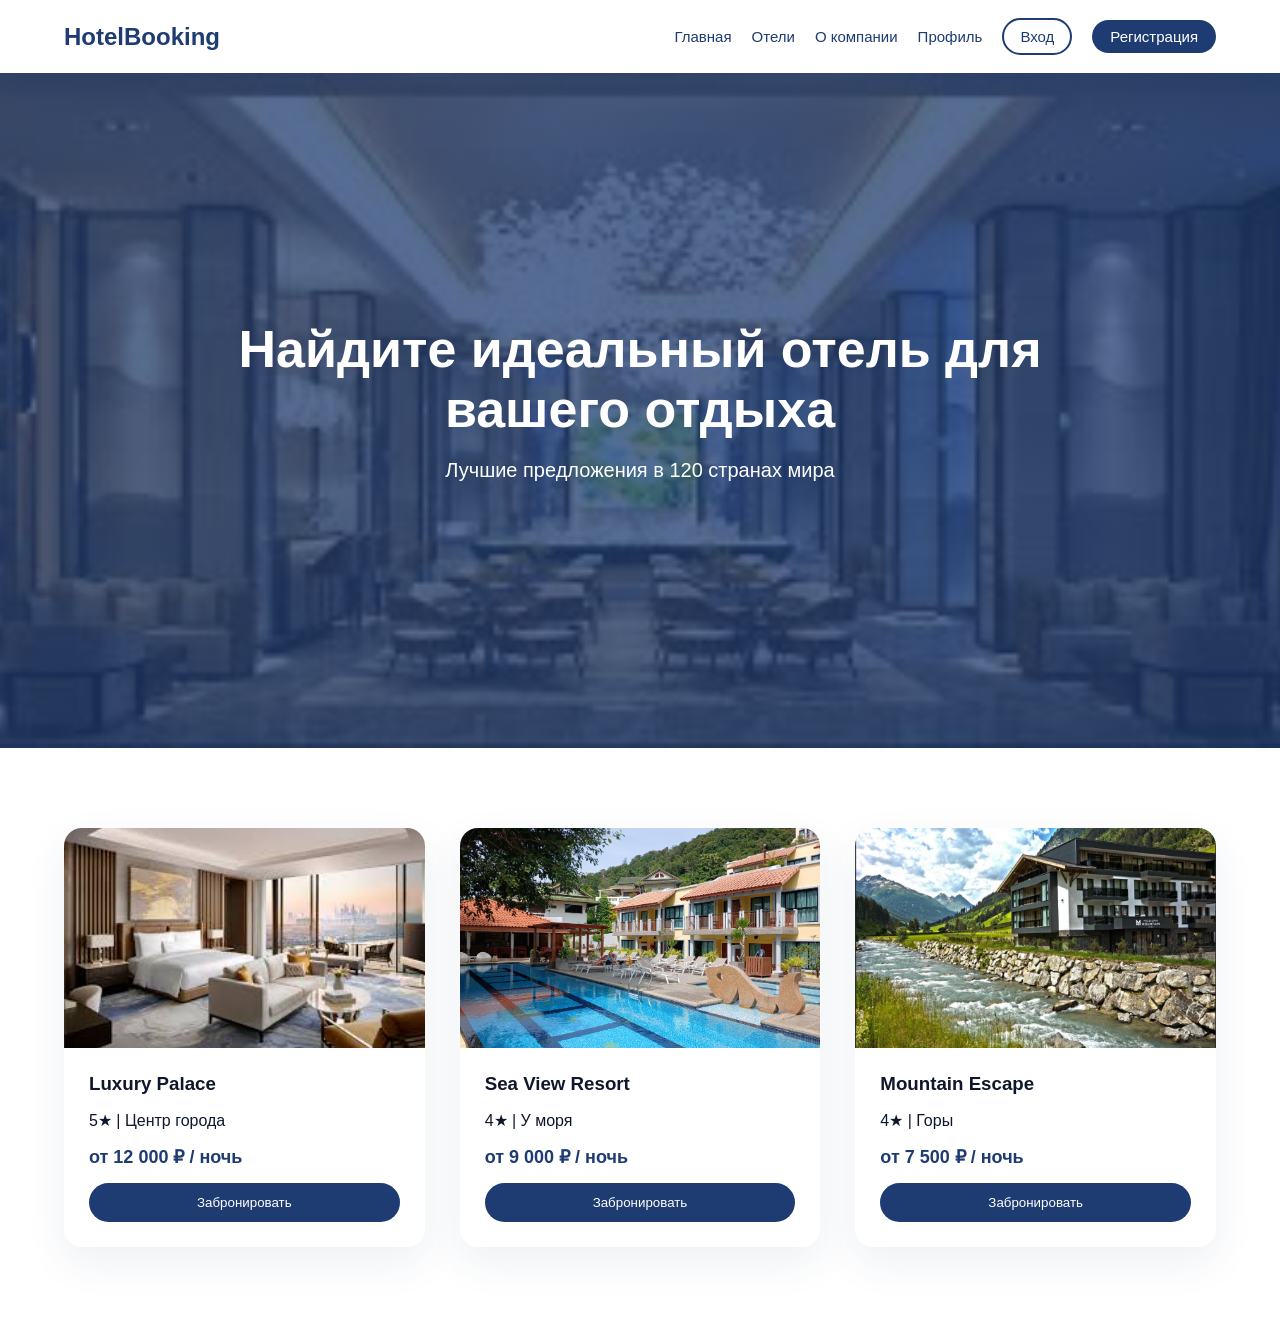
<file: МДК/index.html>
<!DOCTYPE html>
<html lang="ru">
<head>
    <meta charset="UTF-8">
    <title>HotelBooking</title>
    <link rel="stylesheet" href="style.css">
</head>
<body>

    <header class="main-header">
        <div class="logo">HotelBooking</div>
        <nav class="nav-menu">
            <a href="index.html">Главная</a>
            <a href="hotels.html">Отели</a>
            <a href="company.html">О компании</a>
            <a href="profile.html">Профиль</a>
            <a href="login.html" class="btn-outline">Вход</a>
            <a href="register.html" class="btn-primary">Регистрация</a>
        </nav>
    </header>

<section class="hero">
    <div class="hero-content">
        <h1>Найдите идеальный отель для вашего отдыха</h1>
        <p>Лучшие предложения в 120 странах мира</p>
    </div>
</section>

<section class="hotels-container">

    <div class="hotel-card">
        <img src="images/hotel1.jpg">
        <div class="hotel-card-content">
            <h3>Luxury Palace</h3>
            <p>5★ | Центр города</p>
            <div class="price">от 12 000 ₽ / ночь</div>
            <button>Забронировать</button>
        </div>
    </div>

    <div class="hotel-card">
        <img src="images/hotel2.jpg">
        <div class="hotel-card-content">
            <h3>Sea View Resort</h3>
            <p>4★ | У моря</p>
            <div class="price">от 9 000 ₽ / ночь</div>
            <button>Забронировать</button>
        </div>
    </div>

    <div class="hotel-card">
        <img src="images/hotel3.jpg">
        <div class="hotel-card-content">
            <h3>Mountain Escape</h3>
            <p>4★ | Горы</p>
            <div class="price">от 7 500 ₽ / ночь</div>
            <button>Забронировать</button>
        </div>
    </div>

</section>

</body>
</html>
</file>
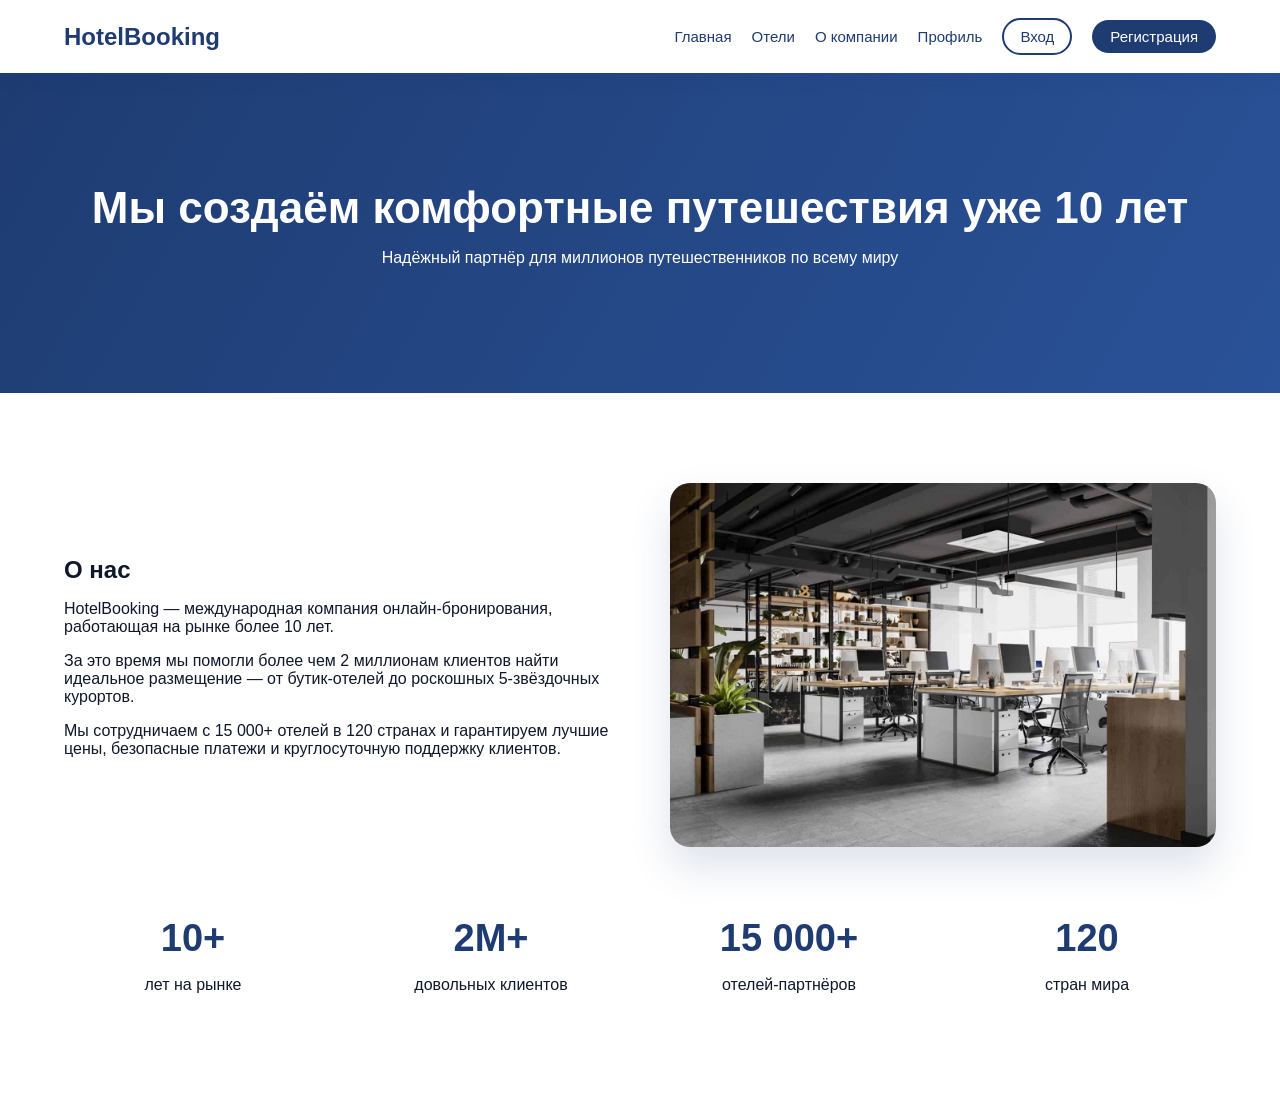
<file: МДК/company.html>
<!DOCTYPE html>
<html lang="ru">
<head>
    <meta charset="UTF-8">
    <title>О компании | HotelBooking</title>
    <link rel="stylesheet" href="style.css">
</head>
<body>

    <header class="main-header">
        <div class="logo">HotelBooking</div>
        <nav class="nav-menu">
            <a href="index.html">Главная</a>
            <a href="hotels.html">Отели</a>
            <a href="company.html">О компании</a>
            <a href="profile.html">Профиль</a>
            <a href="login.html" class="btn-outline">Вход</a>
            <a href="register.html" class="btn-primary">Регистрация</a>
        </nav>
    </header>

<section class="company-hero">
    <h1>Мы создаём комфортные путешествия уже 10 лет</h1>
    <p>Надёжный партнёр для миллионов путешественников по всему миру</p>
</section>

<section class="company-section">

    <div class="company-grid">
        <div>
            <h2>О нас</h2>
            <p>
                HotelBooking — международная компания онлайн-бронирования,
                работающая на рынке более 10 лет.
            </p>
            <p>
                За это время мы помогли более чем 2 миллионам клиентов
                найти идеальное размещение — от бутик-отелей до роскошных
                5-звёздочных курортов.
            </p>
            <p>
                Мы сотрудничаем с 15 000+ отелей в 120 странах
                и гарантируем лучшие цены, безопасные платежи
                и круглосуточную поддержку клиентов.
            </p>
        </div>

        <div>
            <img src="images/office.jpg" alt="Наш офис">
        </div>
    </div>

    <div class="stats">
        <div class="stat-item">
            <h3>10+</h3>
            <p>лет на рынке</p>
        </div>

        <div class="stat-item">
            <h3>2M+</h3>
            <p>довольных клиентов</p>
        </div>

        <div class="stat-item">
            <h3>15 000+</h3>
            <p>отелей-партнёров</p>
        </div>

        <div class="stat-item">
            <h3>120</h3>
            <p>стран мира</p>
        </div>
    </div>

</section>

</body>
</html>
</file>
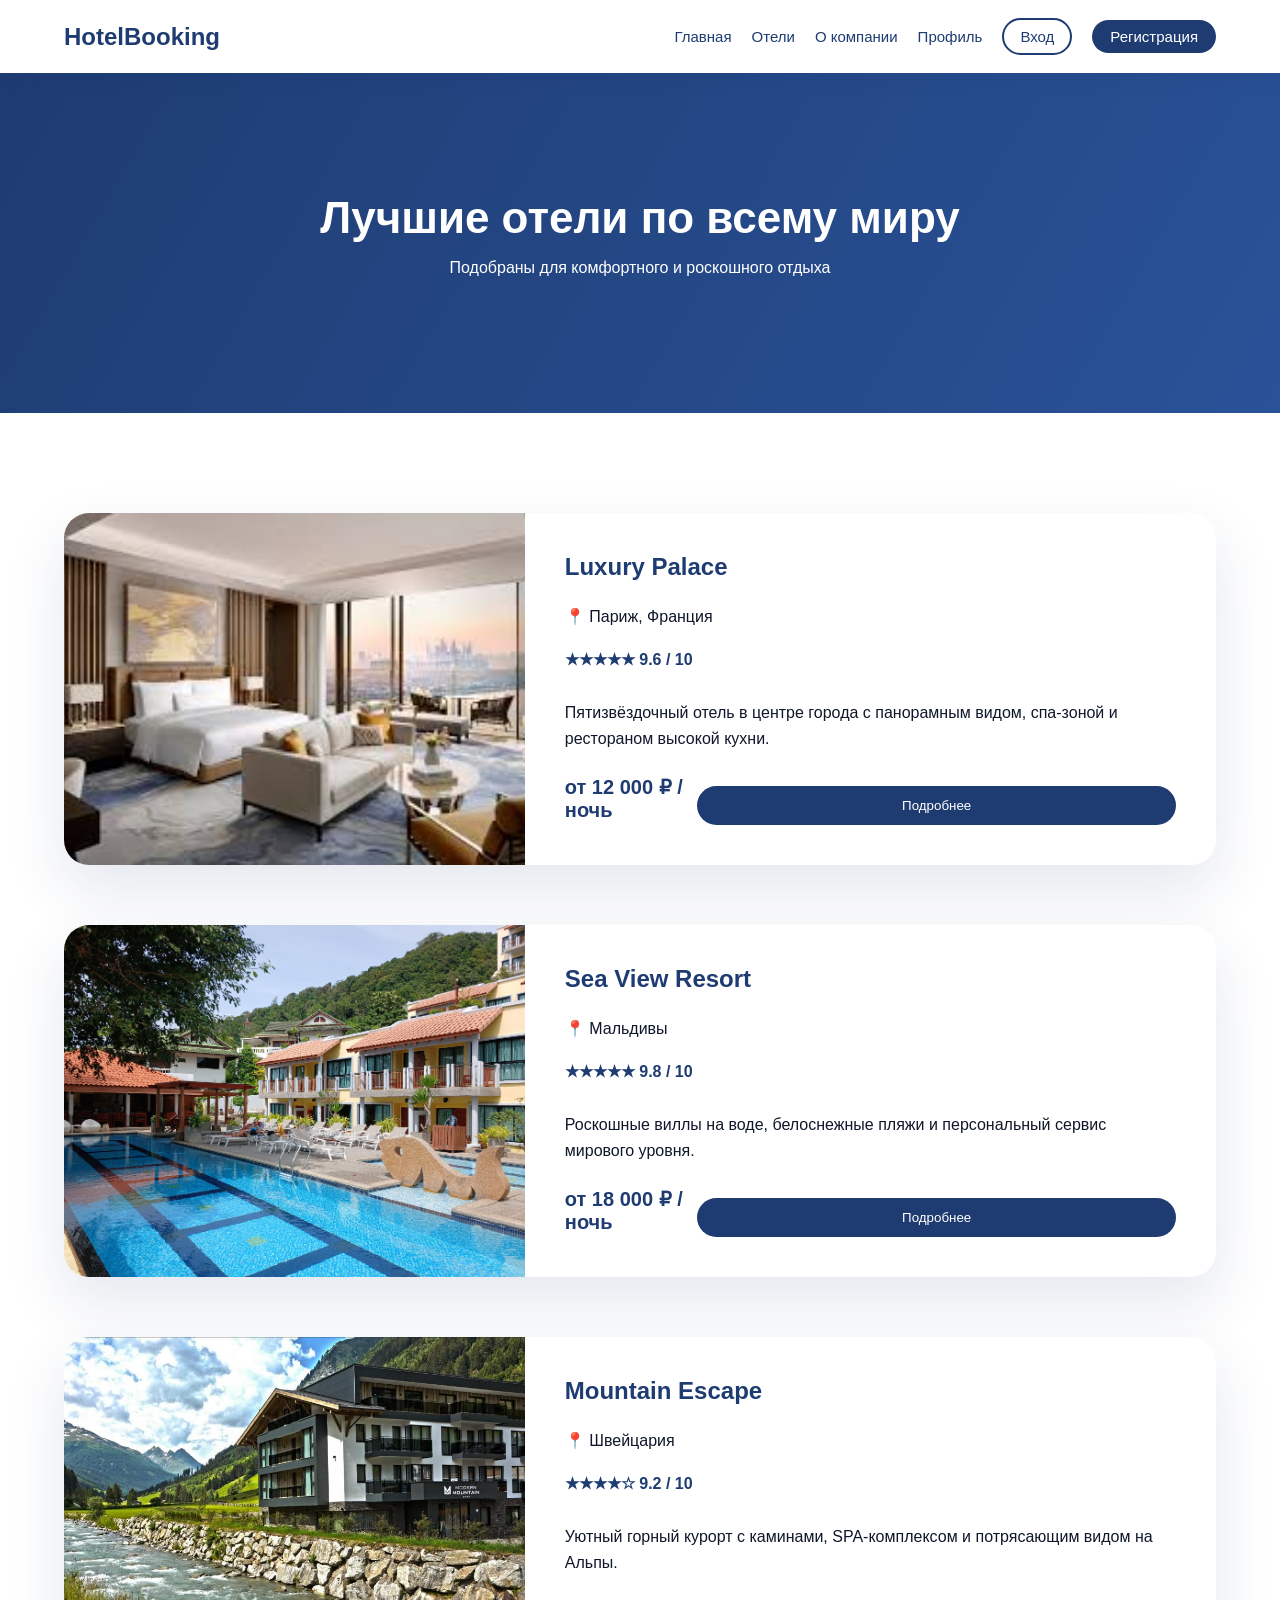
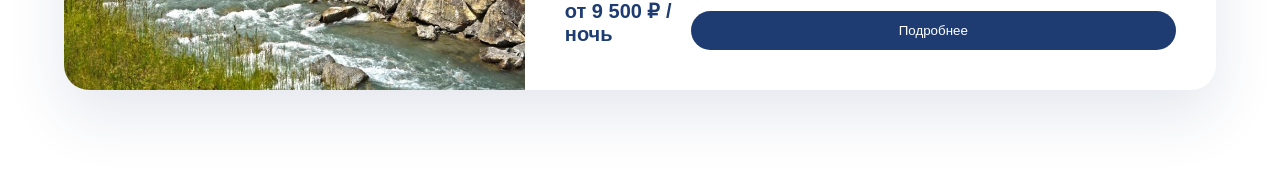
<file: МДК/hotels.html>
<!DOCTYPE html>
<html lang="ru">
<head>
    <meta charset="UTF-8">
    <title>Отели | HotelBooking</title>
    <link rel="stylesheet" href="style.css">
</head>
<body>

<header class="main-header">
    <div class="logo">HotelBooking</div>
    <nav class="nav-menu">
        <a href="index.html">Главная</a>
        <a href="hotels.html">Отели</a>
        <a href="company.html">О компании</a>
        <a href="profile.html">Профиль</a>
        <a href="login.html" class="btn-outline">Вход</a>
        <a href="register.html" class="btn-primary">Регистрация</a>
    </nav>
</header>

<section class="hotels-hero">
    <h1>Лучшие отели по всему миру</h1>
    <p>Подобраны для комфортного и роскошного отдыха</p>
</section>

<section class="hotels-page">

    <div class="hotel-premium-card">
        <img src="images/hotel1.jpg">
        <div class="hotel-info">
            <h2>Luxury Palace</h2>
            <p class="location">📍 Париж, Франция</p>
            <p class="rating">★★★★★ 9.6 / 10</p>
            <p class="description">
                Пятизвёздочный отель в центре города с панорамным видом,
                спа-зоной и рестораном высокой кухни.
            </p>
            <div class="bottom-row">
                <div class="price">от 12 000 ₽ / ночь</div>
                <button>Подробнее</button>
            </div>
        </div>
    </div>

    <div class="hotel-premium-card">
        <img src="images/hotel2.jpg">
        <div class="hotel-info">
            <h2>Sea View Resort</h2>
            <p class="location">📍 Мальдивы</p>
            <p class="rating">★★★★★ 9.8 / 10</p>
            <p class="description">
                Роскошные виллы на воде, белоснежные пляжи
                и персональный сервис мирового уровня.
            </p>
            <div class="bottom-row">
                <div class="price">от 18 000 ₽ / ночь</div>
                <button>Подробнее</button>
            </div>
        </div>
    </div>

    <div class="hotel-premium-card">
        <img src="images/hotel3.jpg">
        <div class="hotel-info">
            <h2>Mountain Escape</h2>
            <p class="location">📍 Швейцария</p>
            <p class="rating">★★★★☆ 9.2 / 10</p>
            <p class="description">
                Уютный горный курорт с каминами,
                SPA-комплексом и потрясающим видом на Альпы.
            </p>
            <div class="bottom-row">
                <div class="price">от 9 500 ₽ / ночь</div>
                <button>Подробнее</button>
            </div>
        </div>
    </div>

</section>

</body>
</html>
</file>
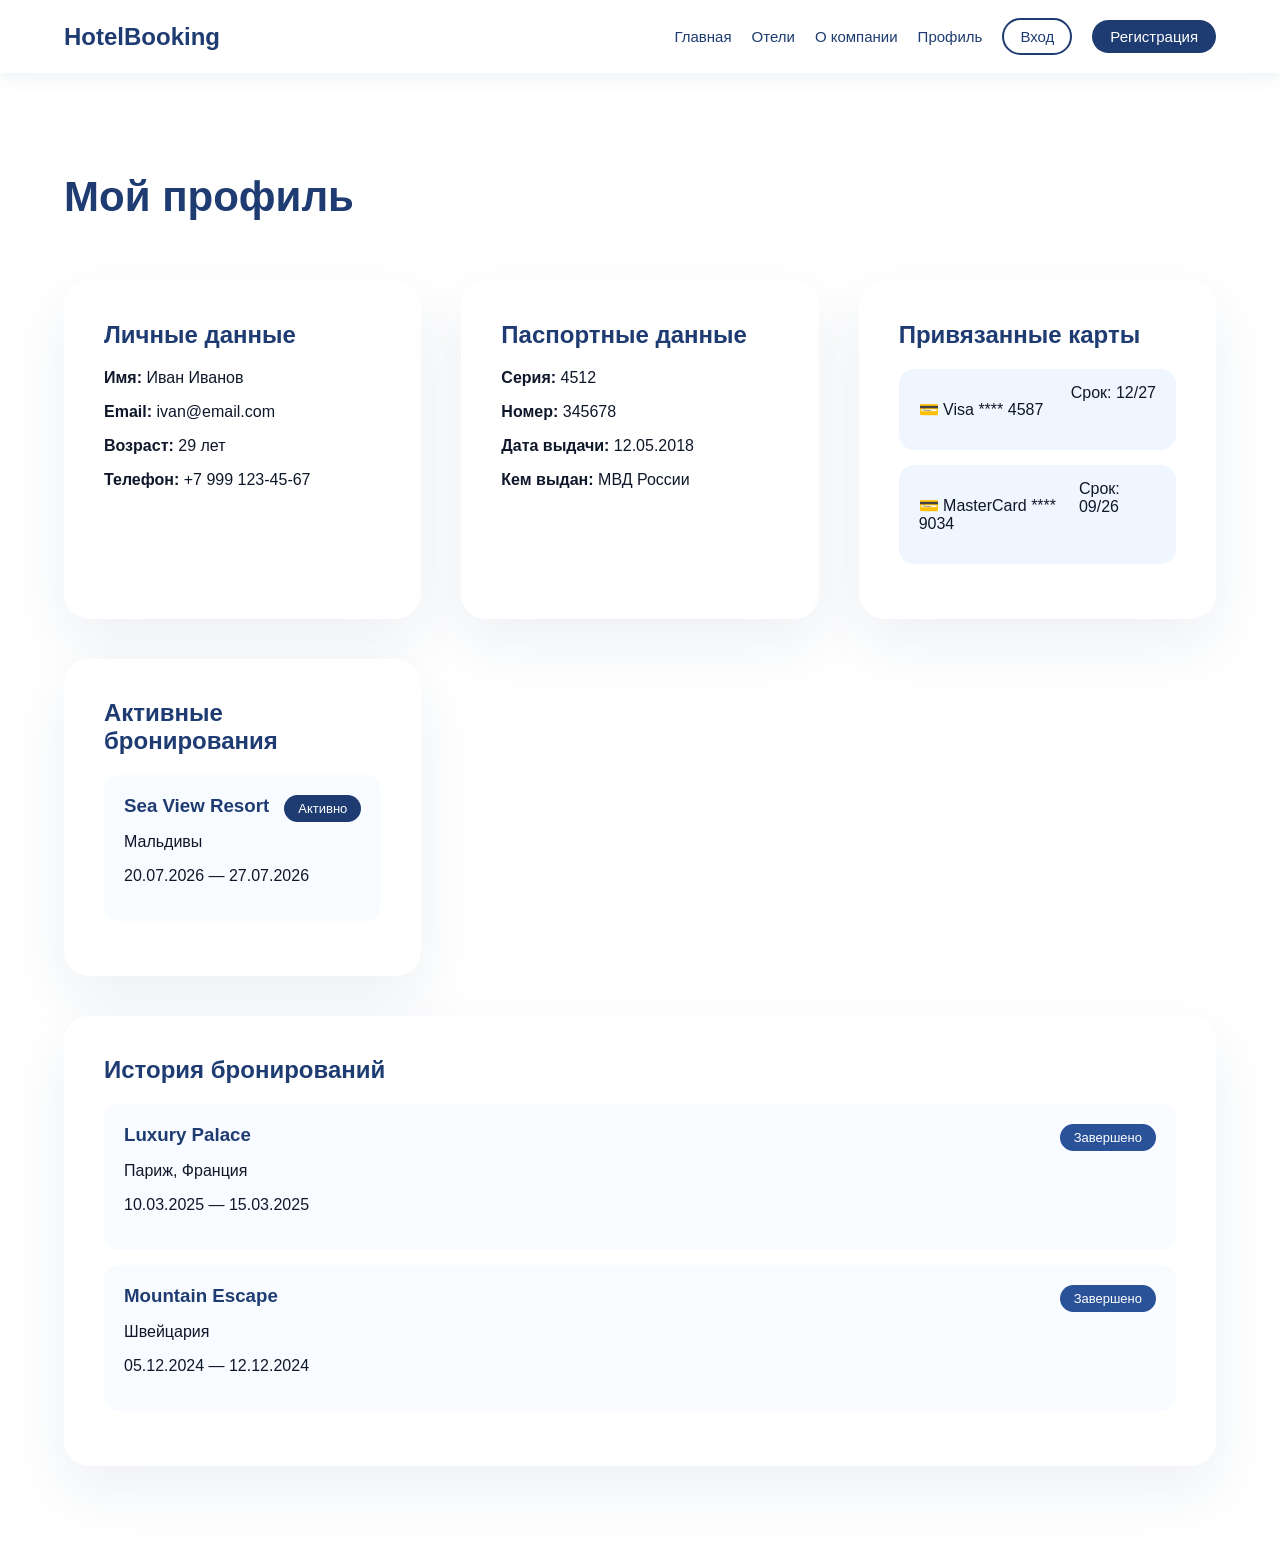
<file: МДК/profile.html>
<!DOCTYPE html>
<html lang="ru">
<head>
    <meta charset="UTF-8">
    <title>Профиль | HotelBooking</title>
    <link rel="stylesheet" href="style.css">
</head>
<body>

<header class="main-header">
    <div class="logo">HotelBooking</div>
    <nav class="nav-menu">
        <a href="index.html">Главная</a>
        <a href="hotels.html">Отели</a>
        <a href="company.html">О компании</a>
        <a href="profile.html">Профиль</a>
        <a href="login.html" class="btn-outline">Вход</a>
        <a href="register.html" class="btn-primary">Регистрация</a>
    </nav>
</header>

<section class="profile-container">

    <h1 class="profile-title">Мой профиль</h1>

    <div class="profile-grid">

        <div class="profile-card">
            <h2>Личные данные</h2>
            <p><strong>Имя:</strong> Иван Иванов</p>
            <p><strong>Email:</strong> ivan@email.com</p>
            <p><strong>Возраст:</strong> 29 лет</p>
            <p><strong>Телефон:</strong> +7 999 123-45-67</p>
        </div>

        <div class="profile-card">
            <h2>Паспортные данные</h2>
            <p><strong>Серия:</strong> 4512</p>
            <p><strong>Номер:</strong> 345678</p>
            <p><strong>Дата выдачи:</strong> 12.05.2018</p>
            <p><strong>Кем выдан:</strong> МВД России</p>
        </div>

        <div class="profile-card">
            <h2>Привязанные карты</h2>
            <div class="card-item">
                <p>💳 Visa **** 4587</p>
                <span>Срок: 12/27</span>
            </div>
            <div class="card-item">
                <p>💳 MasterCard **** 9034</p>
                <span>Срок: 09/26</span>
            </div>
        </div>

        <div class="profile-card">
            <h2>Активные бронирования</h2>
            <div class="booking-item active">
                <h3>Sea View Resort</h3>
                <p>Мальдивы</p>
                <p>20.07.2026 — 27.07.2026</p>
                <span class="booking-status">Активно</span>
            </div>
        </div>

        <div class="profile-card full-width">
            <h2>История бронирований</h2>

            <div class="booking-item">
                <h3>Luxury Palace</h3>
                <p>Париж, Франция</p>
                <p>10.03.2025 — 15.03.2025</p>
                <span class="booking-status completed">Завершено</span>
            </div>

            <div class="booking-item">
                <h3>Mountain Escape</h3>
                <p>Швейцария</p>
                <p>05.12.2024 — 12.12.2024</p>
                <span class="booking-status completed">Завершено</span>
            </div>

        </div>

    </div>

</section>

</body>
</html>
</file>
<file: МДК/style.css>
* {
    box-sizing: border-box;
}

body {
    margin: 0;
    font-family: 'Segoe UI', sans-serif;
    background: #ffffff;
    color: #0f172a;
    scroll-behavior: smooth;
}

img {
    max-width: 100%;
    display: block;
}

h1, h2, h3 {
    margin: 0;
}

.main-header {
    position: sticky;
    top: 0;
    z-index: 1000;
    display: flex;
    justify-content: space-between;
    align-items: center;
    padding: 18px 5%;
    background: #ffffff;
    box-shadow: 0 4px 20px rgba(30,60,114,0.08);
}

.logo {
    font-size: clamp(18px, 2vw, 24px);
    font-weight: 700;
    color: #1e3c72;
}

.nav-menu {
    display: flex;
    align-items: center;
    flex-wrap: wrap;
}

.nav-menu a {
    margin-left: 20px;
    text-decoration: none;
    font-weight: 500;
    font-size: 15px;
    transition: 0.3s;
    color: #1e3c72;
}

.nav-menu a:hover {
    opacity: 0.7;
}

.btn-outline {
    padding: 8px 16px;
    border-radius: 25px;
    border: 2px solid #1e3c72;
}

.btn-primary {
    padding: 8px 18px;
    border-radius: 25px;
    background: #1e3c72;
    color: white !important;
}

.hero {
    min-height: 75vh;
    padding: 40px 20px;
    background: linear-gradient(rgba(30,60,114,0.75), rgba(30,60,114,0.75)),
                url("images/hero.jpg") center/cover no-repeat;
    display: flex;
    justify-content: center;
    align-items: center;
    text-align: center;
}

.hero-content {
    color: white;
    max-width: 900px;
    animation: fadeIn 1.2s ease-in-out;
}

.hero-content h1 {
    font-size: clamp(28px, 5vw, 52px);
    margin-bottom: 20px;
}

.hero-content p {
    font-size: clamp(16px, 2vw, 20px);
}

.hotels-container {
    padding: 80px 5%;
    display: grid;
    grid-template-columns: repeat(auto-fit, minmax(280px, 1fr));
    gap: 35px;
}

.hotel-card {
    background: #ffffff;
    border-radius: 18px;
    overflow: hidden;
    box-shadow: 0 15px 40px rgba(30,60,114,0.08);
    transition: 0.4s;
    opacity: 0;
    transform: translateY(30px);
    animation: fadeUp 0.8s forwards;
}

.hotel-card:hover {
    transform: translateY(-8px);
    box-shadow: 0 20px 50px rgba(30,60,114,0.15);
}

.hotel-card img {
    width: 100%;
    height: 220px;
    object-fit: cover;
}

.hotel-card-content {
    padding: 25px;
}

.price {
    font-size: 18px;
    font-weight: bold;
    color: #1e3c72;
}

button {
    margin-top: 15px;
    padding: 12px;
    width: 100%;
    border: none;
    border-radius: 30px;
    background: #1e3c72;
    color: white;
    cursor: pointer;
    transition: 0.3s;
}

button:hover {
    background: #142850;
}

.company-hero {
    padding: 110px 5%;
    background: linear-gradient(120deg, #1e3c72, #2a5298);
    color: white;
    text-align: center;
}

.company-hero h1 {
    font-size: clamp(28px, 4vw, 44px);
}

.company-section {
    padding: 90px 5%;
}

.company-grid {
    display: grid;
    grid-template-columns: 1fr 1fr;
    gap: 60px;
    align-items: center;
}

.company-grid img {
    width: 100%;
    border-radius: 20px;
    box-shadow: 0 20px 40px rgba(30,60,114,0.15);
}

.stats {
    margin-top: 70px;
    display: flex;
    flex-wrap: wrap;
    gap: 40px;
    justify-content: space-between;
    text-align: center;
}

.stat-item {
    flex: 1 1 200px;
}

.stat-item h3 {
    font-size: 38px;
    color: #1e3c72;
}

.form-container {
    max-width: 420px;
    margin: 100px auto;
    background: white;
    padding: 50px;
    border-radius: 20px;
    box-shadow: 0 20px 50px rgba(30,60,114,0.12);
}

input {
    width: 100%;
    padding: 14px;
    margin-bottom: 15px;
    border-radius: 10px;
    border: 1px solid #1e3c72;
}
.hotels-hero {
    padding: 120px 5%;
    text-align: center;
    background: linear-gradient(120deg, #1e3c72, #2a5298);
    color: white;
}

.hotels-hero h1 {
    font-size: clamp(28px, 4vw, 44px);
    margin-bottom: 15px;
}

.hotels-page {
    padding: 100px 5%;
    display: flex;
    flex-direction: column;
    gap: 60px;
}

.hotel-premium-card {
    display: grid;
    grid-template-columns: 40% 60%;
    background: white;
    border-radius: 25px;
    overflow: hidden;
    box-shadow: 0 25px 60px rgba(30,60,114,0.12);
    transition: 0.4s;
}

.hotel-premium-card:hover {
    transform: translateY(-8px);
    box-shadow: 0 35px 80px rgba(30,60,114,0.18);
}

.hotel-premium-card img {
    width: 100%;
    height: 100%;
    object-fit: cover;
}

.hotel-info {
    padding: 40px;
    display: flex;
    flex-direction: column;
    justify-content: space-between;
}

.hotel-info h2 {
    margin-bottom: 10px;
    color: #1e3c72;
}

.location {
    font-weight: 500;
    margin-bottom: 8px;
}

.rating {
    color: #1e3c72;
    font-weight: bold;
    margin-bottom: 15px;
}

.description {
    line-height: 1.6;
    margin-bottom: 20px;
}

.bottom-row {
    display: flex;
    justify-content: space-between;
    align-items: center;
}

.bottom-row .price {
    font-size: 20px;
    font-weight: bold;
    color: #1e3c72;
}
.profile-container {
    padding: 100px 5%;
}

.profile-title {
    font-size: clamp(28px, 4vw, 42px);
    margin-bottom: 60px;
    color: #1e3c72;
}

.profile-grid {
    display: grid;
    grid-template-columns: repeat(auto-fit, minmax(320px, 1fr));
    gap: 40px;
}

.profile-card {
    background: white;
    padding: 40px;
    border-radius: 25px;
    box-shadow: 0 25px 60px rgba(30,60,114,0.08);
    transition: 0.4s;
}

.profile-card:hover {
    transform: translateY(-6px);
    box-shadow: 0 35px 80px rgba(30,60,114,0.15);
}

.profile-card h2 {
    margin-bottom: 20px;
    color: #1e3c72;
}

.card-item {
    display: flex;
    justify-content: space-between;
    background: #f0f6ff;
    padding: 15px 20px;
    border-radius: 15px;
    margin-bottom: 15px;
}

.booking-item {
    background: #f8fbff;
    padding: 20px;
    border-radius: 15px;
    margin-bottom: 15px;
    position: relative;
}

.booking-item h3 {
    margin-bottom: 5px;
    color: #1e3c72;
}

.booking-status {
    position: absolute;
    top: 20px;
    right: 20px;
    padding: 6px 14px;
    border-radius: 20px;
    background: #1e3c72;
    color: white;
    font-size: 13px;
}

.booking-status.completed {
    background: #2a5298;
}

.full-width {
    grid-column: 1 / -1;
}

@media (max-width: 768px) {
    .profile-card {
        padding: 30px;
    }
}
@media (max-width: 1024px) {
    .hotel-premium-card {
        grid-template-columns: 1fr;
    }

    .hotel-premium-card img {
        height: 300px;
    }

    .hotel-info {
        padding: 30px;
    }
}
@media (max-width: 1024px) {
    .company-grid {
        grid-template-columns: 1fr;
        text-align: center;
    }
}

@media (max-width: 768px) {
    .main-header {
        flex-direction: column;
        align-items: flex-start;
    }

    .nav-menu {
        margin-top: 10px;
    }

    .nav-menu a {
        margin: 8px 15px 0 0;
    }
}

@media (max-width: 480px) {
    .hero-content h1 {
        font-size: 24px;
    }
}

@keyframes fadeIn {
    from { opacity: 0; }
    to { opacity: 1; }
}

@keyframes fadeUp {
    to {
        opacity: 1;
        transform: translateY(0);
    }
}
</file>
